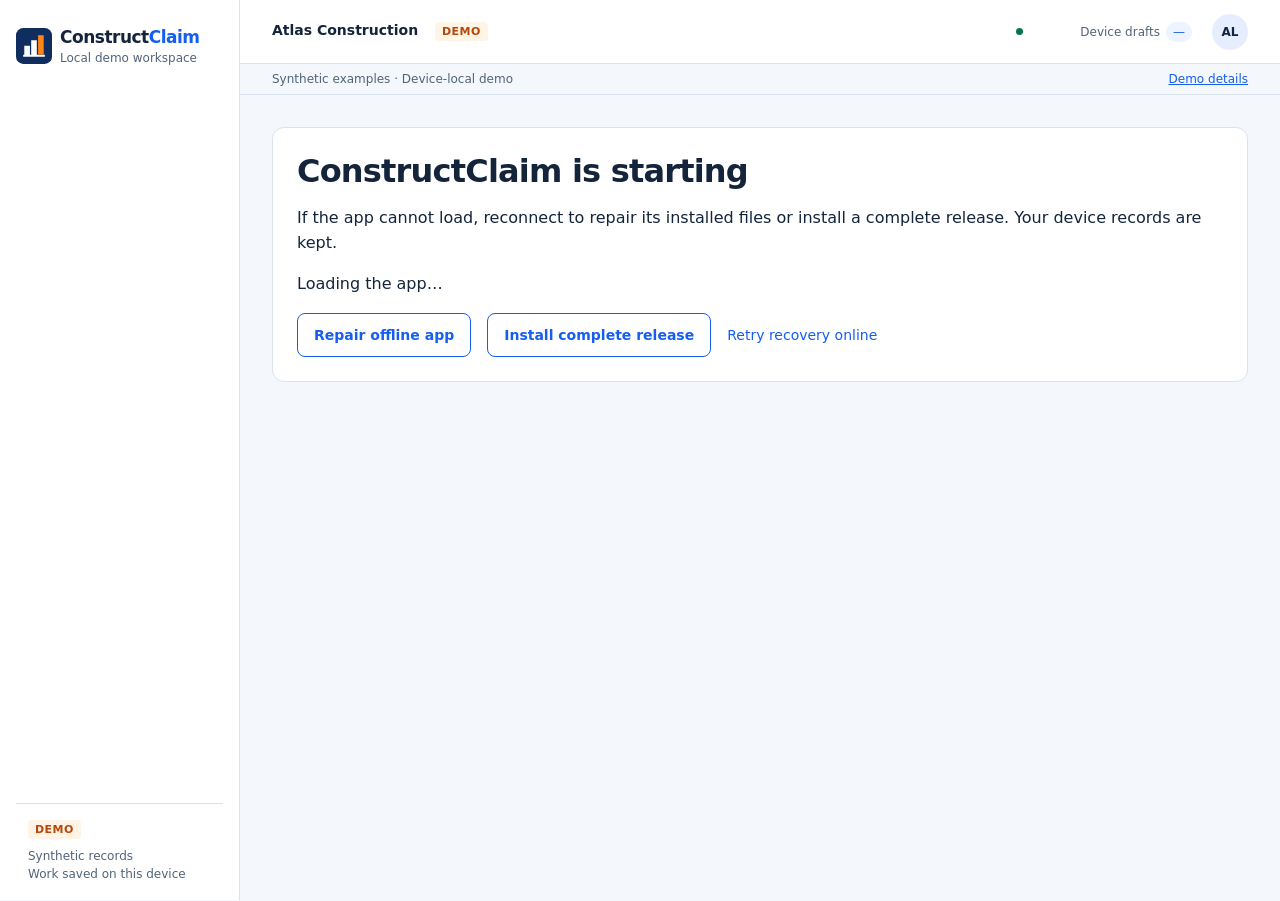
<file: index.html>
<!doctype html>
<html lang="en">
<head>
  <meta charset="utf-8">
  <meta name="viewport" content="width=device-width, initial-scale=1, viewport-fit=cover">
  <meta name="theme-color" content="#F4F7FB">
  <meta name="apple-mobile-web-app-capable" content="yes">
  <meta name="apple-mobile-web-app-status-bar-style" content="default">
  <meta name="description" content="ConstructClaim local-only construction claim workflow demo">
  <meta http-equiv="Content-Security-Policy" content="default-src 'self'; script-src 'self'; style-src 'self'; img-src 'self' data:; connect-src 'self'; object-src 'none'; base-uri 'self'; form-action 'self'">
  <link rel="icon" href="./icon.svg" type="image/svg+xml">
  <link rel="apple-touch-icon" href="./icon-192.png">
  <link rel="manifest" href="./manifest.webmanifest">
  <link rel="stylesheet" href="./app.css">
  <title>ConstructClaim — Demo</title>
</head>
<body>
  <a class="skip-link" href="#main">Skip to main content</a>
  <div class="app-shell">
    <aside class="sidebar" aria-label="Desktop navigation">
      <a class="brand" href="#home" aria-label="ConstructClaim demo home"><img src="./icon.svg" width="36" height="36" alt=""><span>Construct<span class="brand-blue">Claim</span><small>Local demo workspace</small></span></a>
      <nav id="desktop-nav" aria-label="Primary navigation"></nav>
      <div class="sidebar-foot"><span class="demo-pill">DEMO</span><p>Synthetic records<br>Work saved on this device</p></div>
    </aside>
    <div class="workspace">
      <header class="topbar">
        <button class="menu-toggle" id="menu-toggle" type="button" aria-label="Expand navigation" aria-controls="desktop-nav" aria-expanded="false"></button>
        <a class="mobile-brand brand" href="#home" aria-label="ConstructClaim demo home"><img src="./icon.svg" width="28" height="28" alt=""><span>Construct<span class="brand-blue">Claim</span></span></a>
        <span class="topbar-label">Atlas Construction <span class="demo-pill">DEMO</span></span>
        <div class="utility-actions"><a class="connection" href="#offline" data-connectivity></a><a class="topbar-link" href="#offline"><span class="draft-label">Device drafts</span> <span id="draft-count">—</span></a><span class="avatar" aria-label="Demo user Alex Lee">AL</span></div>
      </header>
      <div class="demo-notice" role="note"><span>Synthetic examples · Device-local demo</span><a href="#settings">Demo details</a></div>
      <div id="update-notice" class="update-notice" hidden role="status"><span id="update-message"></span><a href="#settings">App status</a></div>
      <main id="main" tabindex="-1"><section id="boot-recovery" class="panel" role="status"><h1>ConstructClaim is starting</h1><p>If the app cannot load, reconnect to repair its installed files or install a complete release. Your device records are kept.</p><p data-pwa="detail">Loading the app…</p><p data-pwa="offline"></p><div class="form-actions"><button class="button secondary" type="button" data-pwa-repair>Repair offline app</button><button class="button secondary" type="button" data-pwa-recover>Install complete release</button><a class="text-link" href="./index.html?recovery=1">Retry recovery online</a></div><noscript>Enable JavaScript to open the app and recovery controls.</noscript></section></main>
    </div>
  </div>
  <nav class="mobile-nav" id="mobile-nav" aria-label="Mobile navigation"></nav>
  <button class="scroll-top" id="scroll-top" type="button" hidden aria-label="Scroll to top"></button>
  <div id="live-status" class="sr-only" role="status" aria-live="polite"></div>
  <div id="update-overlay" class="update-overlay" hidden role="status" aria-live="polite"><div class="spinner" aria-hidden="true"></div><strong>Updating ConstructClaim demo…</strong></div>
  <script type="module" src="./bootstrap.js"></script>
</body>
</html>
</file>
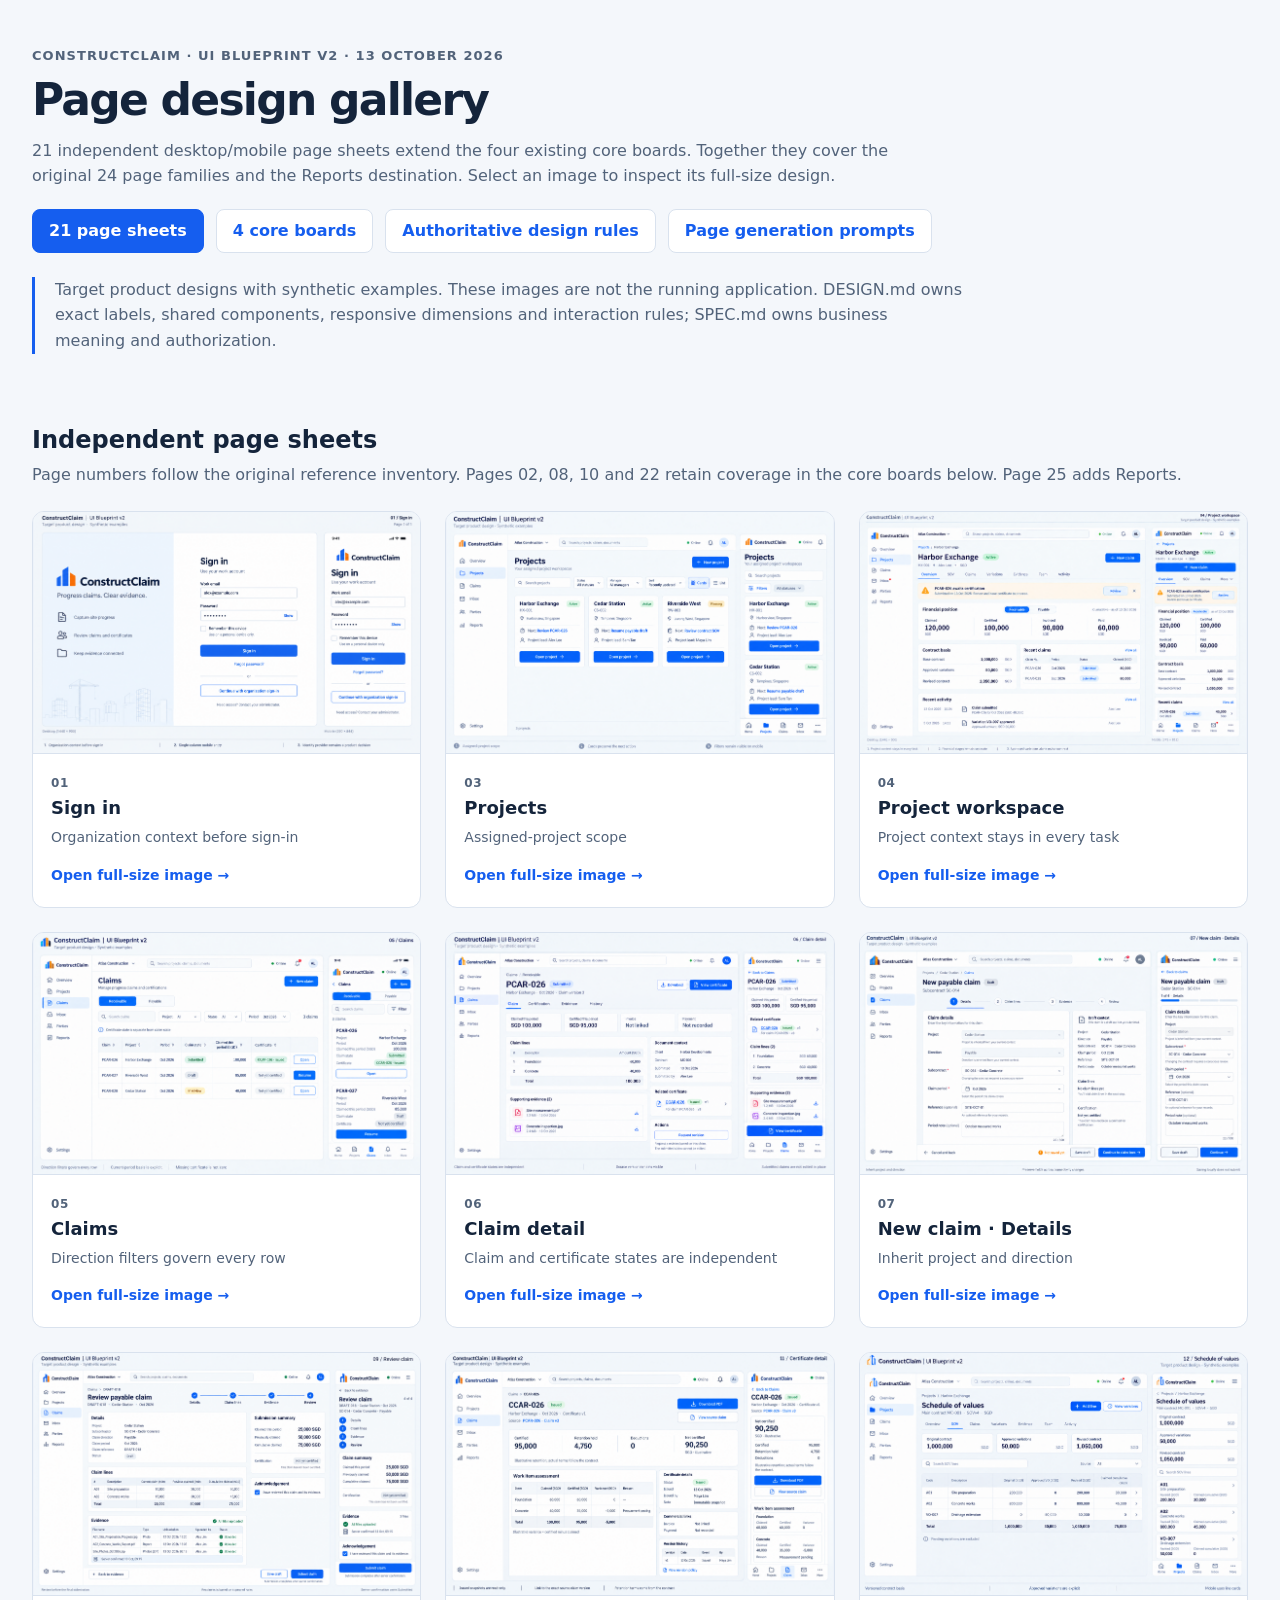
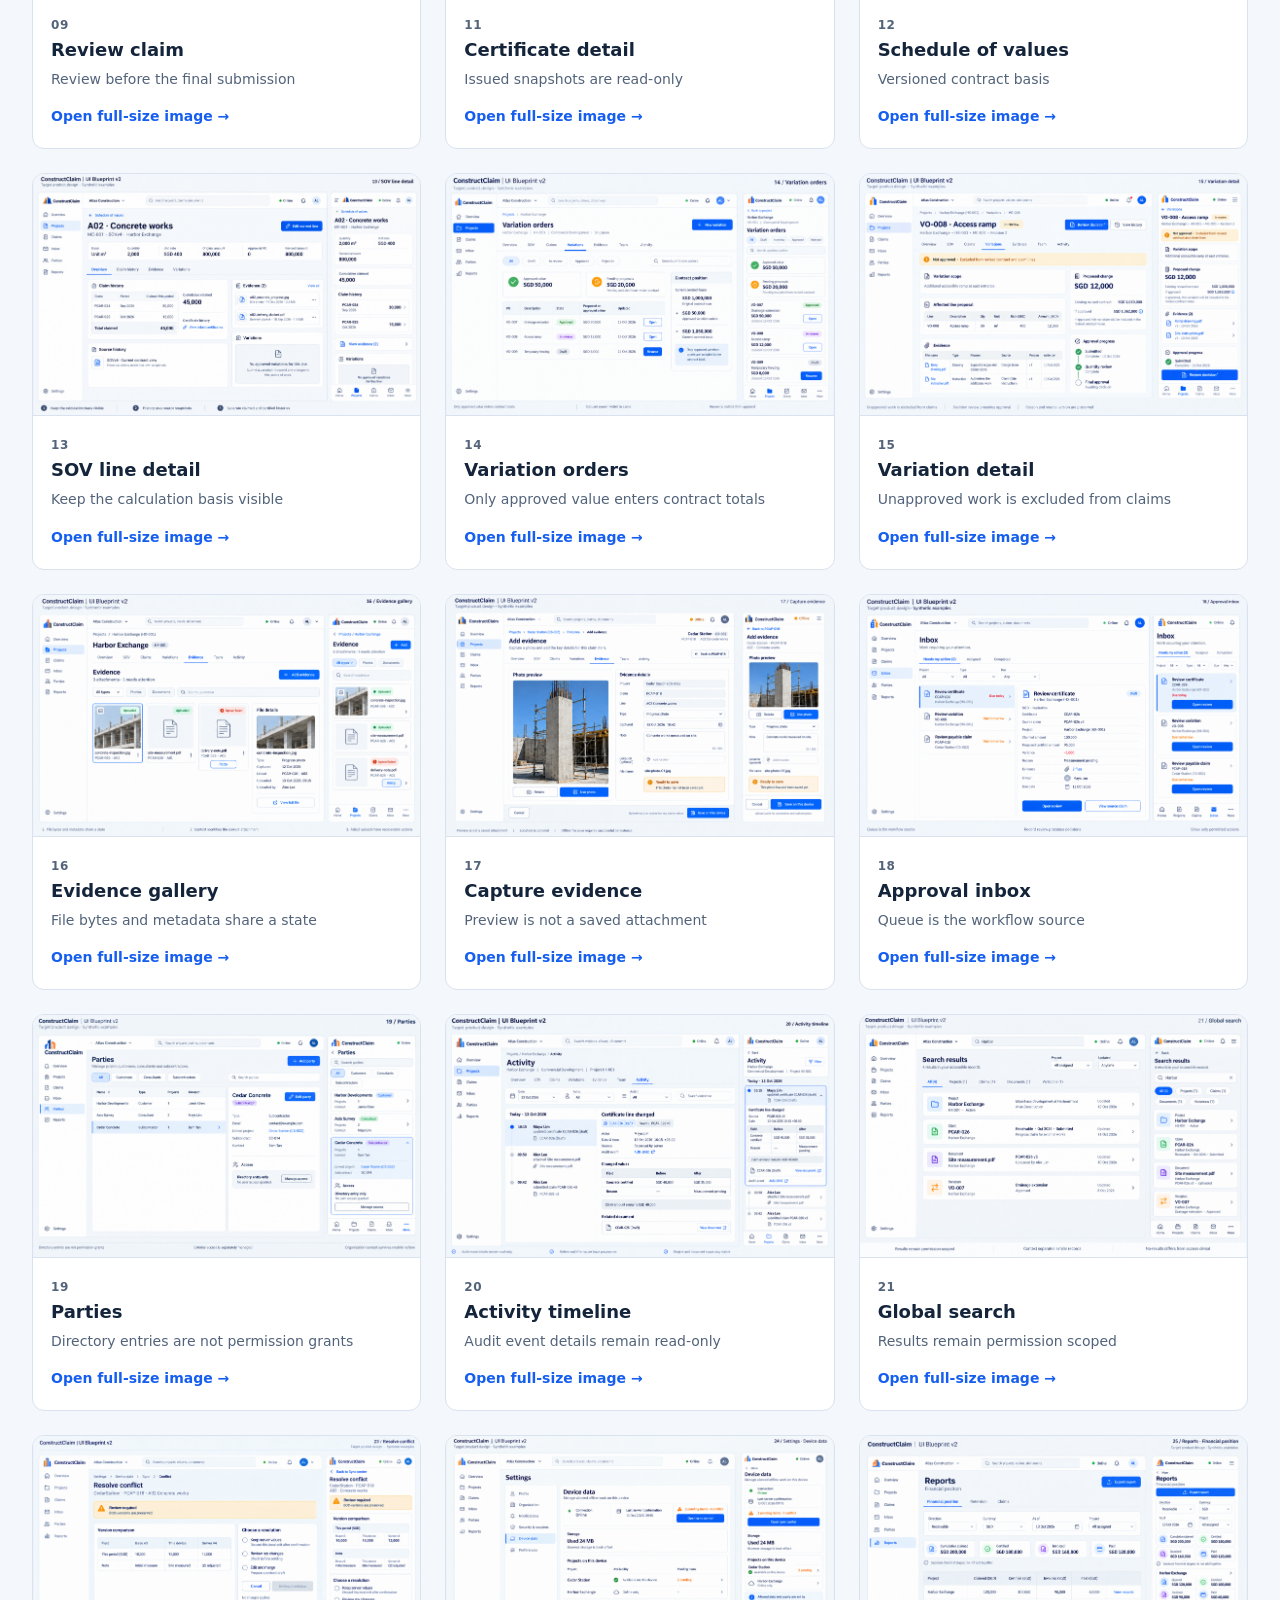
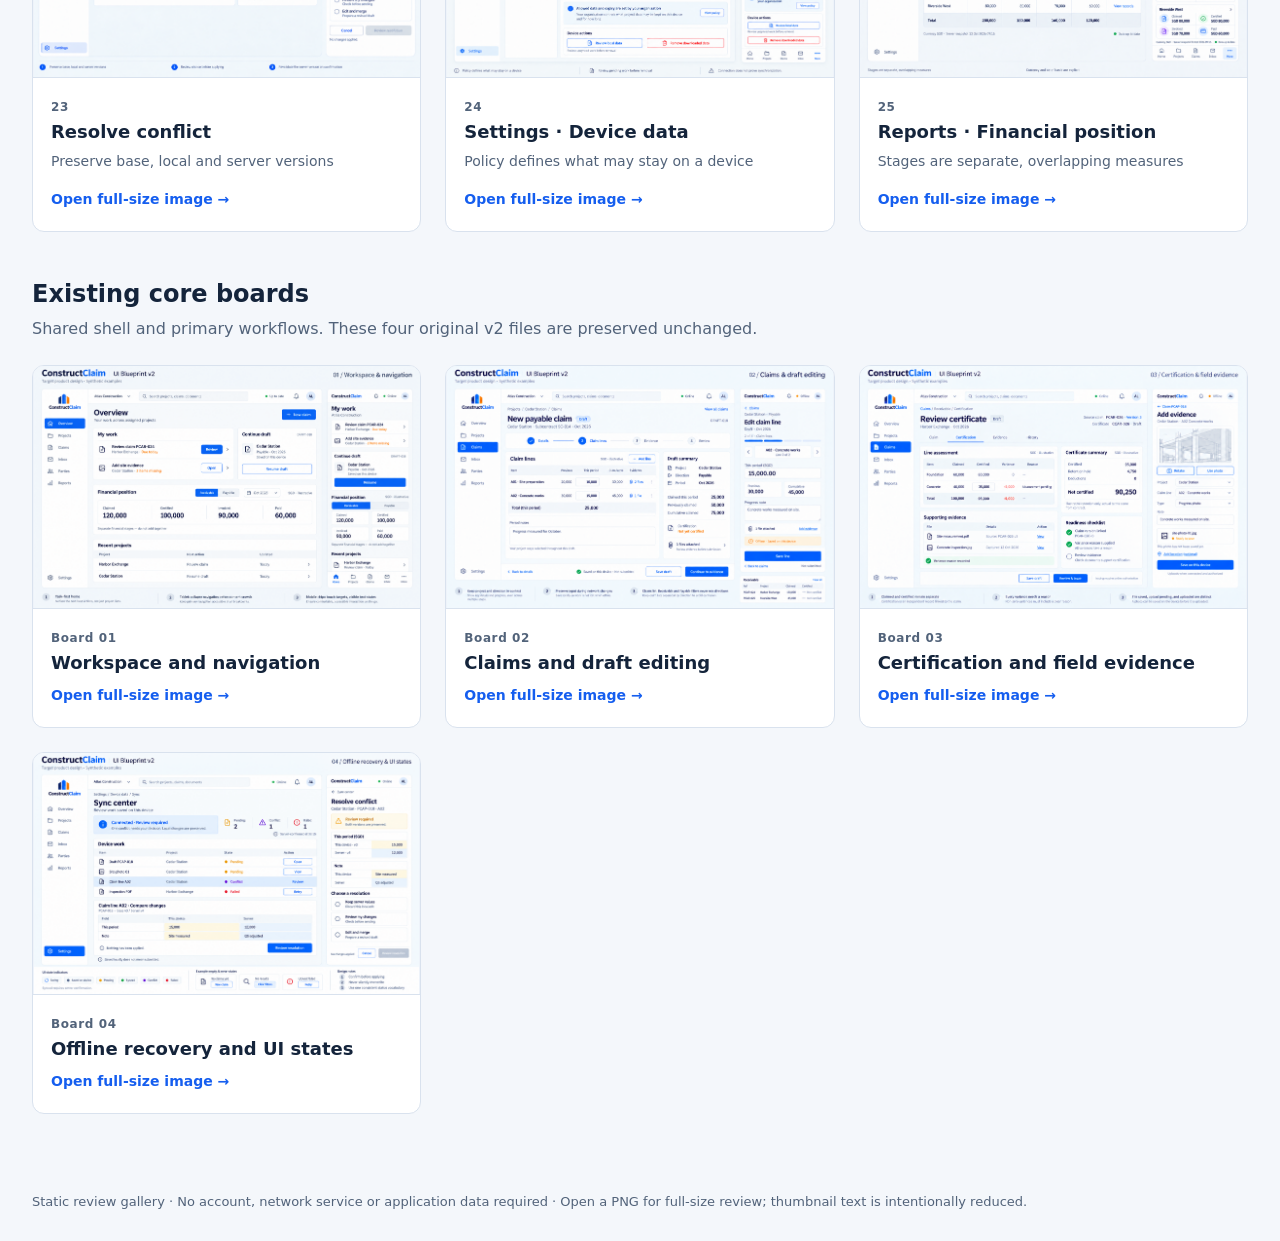
<file: ui/ssot-v2/pages/index.html>
<!doctype html>
<html lang="en">
<head>
  <meta charset="utf-8">
  <meta name="viewport" content="width=device-width, initial-scale=1">
  <meta name="color-scheme" content="light">
  <title>ConstructClaim · UI Blueprint v2 design gallery</title>
  <style>
    :root{font-family:Inter,system-ui,-apple-system,"Segoe UI",sans-serif;color:#14243b;background:#f4f7fb;font-synthesis:none}
    *{box-sizing:border-box}body{margin:0}a{color:#155eef}a:focus-visible{outline:3px solid #155eef;outline-offset:4px}header,main,footer{max-width:1440px;margin:auto;padding:32px}
    header{padding-top:48px;padding-bottom:16px}.eyebrow{font-size:13px;font-weight:700;letter-spacing:.08em;text-transform:uppercase;color:#52637a}h1{font-size:clamp(28px,4vw,44px);letter-spacing:-.04em;line-height:1.15;margin:12px 0}h2{font-size:24px;margin:0 0 8px}h3{font-size:18px;margin:6px 0 8px}
    p{line-height:1.6;color:#52637a;margin:8px 0 16px}.intro{max-width:860px}nav{display:flex;flex-wrap:wrap;gap:12px;margin-top:20px}nav a{display:inline-flex;align-items:center;min-height:44px;padding:10px 16px;background:white;border:1px solid #d9e2ee;border-radius:8px;text-decoration:none;font-weight:600}
    .primary{color:white;background:#155eef;border-color:#155eef}.grid{display:grid;grid-template-columns:repeat(3,minmax(0,1fr));gap:24px;margin:24px 0 48px}.sheet{display:block;overflow:hidden;min-width:0;background:#fff;border:1px solid #d9e2ee;border-radius:12px;text-decoration:none;color:inherit}.sheet:hover{border-color:#155eef}.sheet img{display:block;width:100%;height:auto;aspect-ratio:1586/992;object-fit:contain;background:#eef3fa;border-bottom:1px solid #d9e2ee}.sheet>div{padding:18px}.sheet p{font-size:14px;margin-bottom:12px}.number{font-size:12px;font-weight:700;letter-spacing:.05em;color:#52637a}.open{display:inline-flex;align-items:center;min-height:28px;font-size:14px;font-weight:600;color:#155eef}
    .note{max-width:950px;border-left:3px solid #155eef;padding:0 20px;margin:24px 0}footer{font-size:13px;padding-top:0;color:#52637a}.skip{position:absolute;left:16px;top:-100px;background:white;padding:12px}.skip:focus{top:16px}
    @media(max-width:1050px){.grid{grid-template-columns:repeat(2,minmax(0,1fr))}}@media(max-width:640px){header,main,footer{padding:20px}.grid{grid-template-columns:1fr;gap:20px}header{padding-top:32px}nav a{flex-grow:1;justify-content:center}}
  </style>
</head>
<body>
  <a class="skip" href="#pages">Skip to page designs</a>
  <header>
    <div class="eyebrow">ConstructClaim · UI Blueprint v2 · 13 October 2026</div>
    <h1>Page design gallery</h1>
    <p class="intro">21 independent desktop/mobile page sheets extend the four existing core boards. Together they cover the original 24 page families and the Reports destination. Select an image to inspect its full-size design.</p>
    <nav aria-label="Design resources">
      <a class="primary" href="#pages">21 page sheets</a><a href="#core">4 core boards</a><a href="../../../DESIGN.md">Authoritative design rules</a><a href="generation-prompts.json">Page generation prompts</a>
    </nav>
    <p class="note">Target product designs with synthetic examples. These images are not the running application. DESIGN.md owns exact labels, shared components, responsive dimensions and interaction rules; SPEC.md owns business meaning and authorization.</p>
  </header>
  <main>
    <section id="pages" aria-labelledby="page-heading">
      <h2 id="page-heading">Independent page sheets</h2>
      <p>Page numbers follow the original reference inventory. Pages 02, 08, 10 and 22 retain coverage in the core boards below. Page 25 adds Reports.</p>
      <div class="grid">
      <a class="sheet" href="01-login.png" id="page-01"><img src="01-login.png" alt="Sign in: desktop and mobile design" width="1586" height="992" loading="lazy"><div><span class="number">01</span><h3>Sign in</h3><p>Organization context before sign-in</p><span class="open">Open full-size image →</span></div></a>
      <a class="sheet" href="03-projects.png" id="page-03"><img src="03-projects.png" alt="Projects: desktop and mobile design" width="1586" height="992" loading="lazy"><div><span class="number">03</span><h3>Projects</h3><p>Assigned-project scope</p><span class="open">Open full-size image →</span></div></a>
      <a class="sheet" href="04-project-overview.png" id="page-04"><img src="04-project-overview.png" alt="Project workspace: desktop and mobile design" width="1586" height="992" loading="lazy"><div><span class="number">04</span><h3>Project workspace</h3><p>Project context stays in every task</p><span class="open">Open full-size image →</span></div></a>
      <a class="sheet" href="05-claims.png" id="page-05"><img src="05-claims.png" alt="Claims: desktop and mobile design" width="1586" height="992" loading="lazy"><div><span class="number">05</span><h3>Claims</h3><p>Direction filters govern every row</p><span class="open">Open full-size image →</span></div></a>
      <a class="sheet" href="06-claim-detail.png" id="page-06"><img src="06-claim-detail.png" alt="Claim detail: desktop and mobile design" width="1586" height="992" loading="lazy"><div><span class="number">06</span><h3>Claim detail</h3><p>Claim and certificate states are independent</p><span class="open">Open full-size image →</span></div></a>
      <a class="sheet" href="07-new-claim.png" id="page-07"><img src="07-new-claim.png" alt="New claim · Details: desktop and mobile design" width="1586" height="992" loading="lazy"><div><span class="number">07</span><h3>New claim · Details</h3><p>Inherit project and direction</p><span class="open">Open full-size image →</span></div></a>
      <a class="sheet" href="09-submit-claim-review.png" id="page-09"><img src="09-submit-claim-review.png" alt="Review claim: desktop and mobile design" width="1586" height="992" loading="lazy"><div><span class="number">09</span><h3>Review claim</h3><p>Review before the final submission</p><span class="open">Open full-size image →</span></div></a>
      <a class="sheet" href="11-certificate-detail.png" id="page-11"><img src="11-certificate-detail.png" alt="Certificate detail: desktop and mobile design" width="1586" height="992" loading="lazy"><div><span class="number">11</span><h3>Certificate detail</h3><p>Issued snapshots are read-only</p><span class="open">Open full-size image →</span></div></a>
      <a class="sheet" href="12-schedule-of-values.png" id="page-12"><img src="12-schedule-of-values.png" alt="Schedule of values: desktop and mobile design" width="1586" height="992" loading="lazy"><div><span class="number">12</span><h3>Schedule of values</h3><p>Versioned contract basis</p><span class="open">Open full-size image →</span></div></a>
      <a class="sheet" href="13-sov-detail.png" id="page-13"><img src="13-sov-detail.png" alt="SOV line detail: desktop and mobile design" width="1586" height="992" loading="lazy"><div><span class="number">13</span><h3>SOV line detail</h3><p>Keep the calculation basis visible</p><span class="open">Open full-size image →</span></div></a>
      <a class="sheet" href="14-variation-orders.png" id="page-14"><img src="14-variation-orders.png" alt="Variation orders: desktop and mobile design" width="1586" height="992" loading="lazy"><div><span class="number">14</span><h3>Variation orders</h3><p>Only approved value enters contract totals</p><span class="open">Open full-size image →</span></div></a>
      <a class="sheet" href="15-variation-order-detail.png" id="page-15"><img src="15-variation-order-detail.png" alt="Variation detail: desktop and mobile design" width="1586" height="992" loading="lazy"><div><span class="number">15</span><h3>Variation detail</h3><p>Unapproved work is excluded from claims</p><span class="open">Open full-size image →</span></div></a>
      <a class="sheet" href="16-evidence-gallery.png" id="page-16"><img src="16-evidence-gallery.png" alt="Evidence gallery: desktop and mobile design" width="1586" height="992" loading="lazy"><div><span class="number">16</span><h3>Evidence gallery</h3><p>File bytes and metadata share a state</p><span class="open">Open full-size image →</span></div></a>
      <a class="sheet" href="17-evidence-capture.png" id="page-17"><img src="17-evidence-capture.png" alt="Capture evidence: desktop and mobile design" width="1586" height="992" loading="lazy"><div><span class="number">17</span><h3>Capture evidence</h3><p>Preview is not a saved attachment</p><span class="open">Open full-size image →</span></div></a>
      <a class="sheet" href="18-approval-inbox.png" id="page-18"><img src="18-approval-inbox.png" alt="Approval inbox: desktop and mobile design" width="1586" height="992" loading="lazy"><div><span class="number">18</span><h3>Approval inbox</h3><p>Queue is the workflow source</p><span class="open">Open full-size image →</span></div></a>
      <a class="sheet" href="19-parties.png" id="page-19"><img src="19-parties.png" alt="Parties: desktop and mobile design" width="1586" height="992" loading="lazy"><div><span class="number">19</span><h3>Parties</h3><p>Directory entries are not permission grants</p><span class="open">Open full-size image →</span></div></a>
      <a class="sheet" href="20-activity-timeline.png" id="page-20"><img src="20-activity-timeline.png" alt="Activity timeline: desktop and mobile design" width="1586" height="992" loading="lazy"><div><span class="number">20</span><h3>Activity timeline</h3><p>Audit event details remain read-only</p><span class="open">Open full-size image →</span></div></a>
      <a class="sheet" href="21-global-search.png" id="page-21"><img src="21-global-search.png" alt="Global search: desktop and mobile design" width="1586" height="992" loading="lazy"><div><span class="number">21</span><h3>Global search</h3><p>Results remain permission scoped</p><span class="open">Open full-size image →</span></div></a>
      <a class="sheet" href="23-sync-conflict.png" id="page-23"><img src="23-sync-conflict.png" alt="Resolve conflict: desktop and mobile design" width="1586" height="992" loading="lazy"><div><span class="number">23</span><h3>Resolve conflict</h3><p>Preserve base, local and server versions</p><span class="open">Open full-size image →</span></div></a>
      <a class="sheet" href="24-settings.png" id="page-24"><img src="24-settings.png" alt="Settings · Device data: desktop and mobile design" width="1586" height="992" loading="lazy"><div><span class="number">24</span><h3>Settings · Device data</h3><p>Policy defines what may stay on a device</p><span class="open">Open full-size image →</span></div></a>
      <a class="sheet" href="25-reports.png" id="page-25"><img src="25-reports.png" alt="Reports · Financial position: desktop and mobile design" width="1586" height="992" loading="lazy"><div><span class="number">25</span><h3>Reports · Financial position</h3><p>Stages are separate, overlapping measures</p><span class="open">Open full-size image →</span></div></a>
      </div>
    </section>
    <section id="core" aria-labelledby="core-heading">
      <h2 id="core-heading">Existing core boards</h2>
      <p>Shared shell and primary workflows. These four original v2 files are preserved unchanged.</p>
      <div class="grid">
      <a class="sheet" href="../01-workspace-navigation.png"><img src="../01-workspace-navigation.png" alt="Workspace and navigation design board" width="1586" height="992" loading="lazy"><div><span class="number">Board 01</span><h3>Workspace and navigation</h3><span class="open">Open full-size image →</span></div></a>
      <a class="sheet" href="../02-claims-draft-editing.png"><img src="../02-claims-draft-editing.png" alt="Claims and draft editing design board" width="1586" height="992" loading="lazy"><div><span class="number">Board 02</span><h3>Claims and draft editing</h3><span class="open">Open full-size image →</span></div></a>
      <a class="sheet" href="../03-certification-field-evidence.png"><img src="../03-certification-field-evidence.png" alt="Certification and field evidence design board" width="1586" height="992" loading="lazy"><div><span class="number">Board 03</span><h3>Certification and field evidence</h3><span class="open">Open full-size image →</span></div></a>
      <a class="sheet" href="../04-offline-recovery-ui-states.png"><img src="../04-offline-recovery-ui-states.png" alt="Offline recovery and UI states design board" width="1586" height="992" loading="lazy"><div><span class="number">Board 04</span><h3>Offline recovery and UI states</h3><span class="open">Open full-size image →</span></div></a>
      </div>
    </section>
  </main>
  <footer>Static review gallery · No account, network service or application data required · Open a PNG for full-size review; thumbnail text is intentionally reduced.</footer>
</body>
</html>
</file>
<file: app.css>
:root {
  font-family: Inter, ui-sans-serif, system-ui, -apple-system, "Segoe UI", sans-serif;
  color: #14243B; background: #F4F7FB; font-synthesis: none;
  --blue: #155EEF; --navy: #14243B; --muted: #52637A; --line: #D9E2EE;
  --surface: #fff; --attention: #B54708; --success: #067647; --error: #B42318;
  --safe-top: env(safe-area-inset-top, 0px); --safe-right: env(safe-area-inset-right, 0px);
  --safe-bottom: env(safe-area-inset-bottom, 0px); --safe-left: env(safe-area-inset-left, 0px);
  --page-gutter: 32px; --bar-height: 64px; --editor-footer-height: 0px; --keyboard-offset: 0px;
}
* { box-sizing: border-box; }
body { margin: 0; }
body::before { content: ''; position: fixed; inset: 0 0 auto; height: var(--safe-top); background: var(--surface); z-index: 25; pointer-events: none; }
html { scroll-padding-top: calc(var(--bar-height) + var(--safe-top) + 12px); scroll-padding-bottom: calc(var(--editor-footer-height) + var(--keyboard-offset) + 24px); }
button, input, select, textarea { font: inherit; }
input, select, textarea { font-size: 16px; }
button, a { touch-action: manipulation; }
button { cursor: pointer; }
a { color: var(--blue); }
button:disabled { cursor: not-allowed; opacity: .55; }
:focus-visible { outline: 3px solid var(--blue); outline-offset: 3px; }
[hidden] { display: none !important; }
.icon { width: 22px; height: 22px; flex: none; vertical-align: middle; }
.sr-only { position: absolute; width: 1px; height: 1px; overflow: hidden; clip: rect(0,0,0,0); white-space: nowrap; }
.skip-link { position: fixed; top: -100px; left: max(16px, var(--safe-left)); z-index: 40; padding: 12px; background: white; }
.skip-link:focus { top: calc(16px + var(--safe-top)); }
.app-shell { display: flex; min-height: 100vh; }
.sidebar { width: calc(240px + var(--safe-left)); flex: none; display: flex; flex-direction: column; position: sticky; top: 0; height: 100vh; height: 100dvh; padding: calc(24px + var(--safe-top)) 16px max(16px, var(--safe-bottom)) calc(16px + var(--safe-left)); background: white; border-right: 1px solid var(--line); z-index: 20; overflow-y: auto; }
.brand { display: flex; align-items: center; min-height: 44px; gap: 8px; text-decoration: none; color: var(--navy); font-size: 17px; font-weight: 800; letter-spacing: -.5px; white-space: nowrap; }
.brand img { flex: none; }
.brand-blue { color: var(--blue); }
.brand small { display: block; font-size: 12px; font-weight: 400; color: var(--muted); letter-spacing: 0; margin-top: 4px; }
.sidebar nav { display: flex; flex-direction: column; gap: 6px; margin-top: 32px; flex: 1; }
.nav-item { display: flex; align-items: center; gap: 12px; min-height: 44px; padding: 10px 12px; border-radius: 8px; color: var(--muted); text-decoration: none; font-size: 14px; font-weight: 600; }
.nav-item:hover { background: #EDF3FF; color: var(--blue); }
.nav-item[aria-current=page] { background: var(--blue); color: white; }
.nav-item:last-child { margin-top: auto; }
.sidebar-foot { border-top: 1px solid var(--line); margin-top: 16px; padding: 16px 12px 0; font-size: 12px; color: var(--muted); }
.sidebar-foot p { margin: 8px 0 0; }
.workspace { flex: 1; min-width: 0; }
.topbar { height: calc(var(--bar-height) + var(--safe-top)); position: sticky; top: 0; display: flex; justify-content: space-between; align-items: center; gap: 16px; padding: var(--safe-top) max(var(--page-gutter), var(--safe-right)) 0 max(var(--page-gutter), var(--safe-left)); border-bottom: 1px solid var(--line); background: var(--surface); z-index: 15; transition: transform .18s ease; }
.topbar.is-scroll-hidden { transform: translateY(calc(-100% + var(--safe-top))); }
.topbar:focus-within, .return-top-docked .topbar { transform: none; transition: none; }
.topbar-label { font-size: 14px; font-weight: 600; }
.utility-actions { display: flex; align-items: center; gap: 20px; min-width: 0; }
.connection { display: inline-flex; align-items: center; gap: 6px; min-width: 44px; min-height: 44px; color: var(--muted); text-decoration: none; font-size: 12px; white-space: nowrap; }
.connection::before { content: ''; width: 7px; height: 7px; background: var(--success); border-radius: 50%; flex: none; }
.connection.is-offline::before { background: var(--attention); }
.topbar-link { display: inline-flex; align-items: center; justify-content: center; gap: 6px; min-width: 44px; min-height: 44px; color: var(--muted); font-size: 12px; text-decoration: none; white-space: nowrap; }
#draft-count { background: #EDF3FF; color: var(--blue); border-radius: 99px; min-width: 24px; padding: 3px 7px; text-align: center; }
.avatar { display: grid; place-items: center; width: 36px; height: 36px; border-radius: 50%; background: #E5EDFF; font-size: 12px; font-weight: 700; }
.demo-pill { display: inline-flex; padding: 3px 7px; border-radius: 4px; background: #FFF4E5; color: var(--attention); font-size: 11px; font-weight: 700; letter-spacing: .04em; }
.topbar-label .demo-pill { margin-left: 12px; }
.mobile-brand, .menu-toggle { display: none; }
.demo-notice { display: flex; justify-content: space-between; gap: 16px; padding: 8px max(var(--page-gutter), var(--safe-right)) 8px max(var(--page-gutter), var(--safe-left)); font-size: 12px; color: var(--muted); border-bottom: 1px solid var(--line); }
.demo-notice a { white-space: nowrap; }
main { max-width: 1480px; margin: auto; padding: var(--page-gutter) max(var(--page-gutter), var(--safe-right)) calc(64px + var(--safe-bottom)) max(var(--page-gutter), var(--safe-left)); }
.task-mode main { padding-bottom: calc(var(--editor-footer-height) + var(--keyboard-offset) + 24px); }
.task-mode input, .task-mode select, .task-mode textarea, .task-mode [tabindex="-1"] { scroll-margin-bottom: calc(var(--editor-footer-height) + 24px); }
.task-mode .scroll-top { bottom: calc(var(--editor-footer-height) + var(--keyboard-offset) + 16px); }
.page-head { display: flex; align-items: center; justify-content: space-between; gap: 16px; margin-bottom: 24px; }
.eyebrow { font-size: 12px; font-weight: 600; color: var(--muted); margin: 0 0 8px; }
h1 { font-size: 32px; line-height: 1.2; letter-spacing: -.8px; margin: 0; overflow-wrap: anywhere; }
h2 { font-size: 19px; letter-spacing: -.3px; margin: 0 0 16px; }
h3 { font-size: 16px; margin: 0 0 8px; }
p { line-height: 1.55; }
.subtitle { color: var(--muted); margin: 8px 0 0; font-size: 14px; }
.button { display: inline-flex; align-items: center; justify-content: center; gap: 8px; min-width: 44px; min-height: 44px; padding: 10px 16px; border: 1px solid var(--blue); border-radius: 8px; background: var(--blue); color: white; text-decoration: none; font-weight: 600; font-size: 14px; white-space: nowrap; }
.button:hover { background: #104CCE; }
.button.secondary { background: white; color: var(--blue); }
.button.secondary:hover { background: #EDF3FF; }
.button.danger { background: white; color: var(--error); border-color: var(--error); }
.text-link { display: inline-flex; align-items: center; gap: 4px; min-height: 44px; font-size: 14px; text-decoration: none; }
.grid { display: grid; gap: 20px; }
.cards { grid-template-columns: repeat(auto-fit, minmax(min(260px,100%),1fr)); }
.columns { grid-template-columns: minmax(0,1.8fr) minmax(280px,1fr); align-items: start; }
.home-work { grid-template-columns: minmax(0,1.7fr) minmax(280px,1fr); align-items: start; }
.panel, .card { background: white; border: 1px solid var(--line); border-radius: 12px; min-width: 0; }
.panel { padding: 24px; }
.card { padding: 20px; }
.card p { color: var(--muted); font-size: 14px; }
.project-card h2 { margin-bottom: 6px; }
.project-card p { margin: 8px 0; }
.project-card .project-identity { font-size: 13px; margin: 0 0 12px; }
.empty-resume .panel-head { gap: 8px; margin-bottom: 4px; }
.empty-resume > p { margin: 0; }
.card .label { color: var(--muted); font-size: 13px; margin: 0; }
.metric { font-size: 28px; font-weight: 700; margin: 8px 0; color: var(--navy) !important; font-variant-numeric: tabular-nums; }
.section-gap { margin-top: 20px; }
.form-panel { max-width: 760px; }
.row-list { padding: 0; margin: 0; list-style: none; }
.row-list li + li { border-top: 1px solid var(--line); }
.row-link { display: flex; align-items: center; justify-content: space-between; gap: 16px; min-height: 76px; padding: 12px 0; color: var(--navy); text-decoration: none; }
.row-link:hover strong { color: var(--blue); }
.row-link small, .meta { display: block; font-size: 13px; color: var(--muted); line-height: 1.5; margin-top: 4px; overflow-wrap: anywhere; }
.task-label { display: flex; align-items: center; gap: 16px; min-width: 0; }
.task-icon { display: grid; place-items: center; width: 40px; height: 40px; border-radius: 8px; background: #F4F7FB; color: var(--blue); flex: none; }
.panel-head { display: flex; align-items: center; justify-content: space-between; gap: 16px; margin-bottom: 16px; flex-wrap: wrap; }
.panel-head h2 { margin: 0; }
.snapshot-head { display: flex; align-items: center; gap: 12px; flex-wrap: wrap; }
.segmented { display: inline-flex; border: 1px solid var(--line); border-radius: 8px; background: #F4F7FB; padding: 2px; }
.segmented button { min-width: 44px; min-height: 44px; border: 0; padding: 8px 16px; color: var(--muted); font-size: 13px; background: transparent; border-radius: 6px; }
.segmented button[aria-pressed=true] { background: var(--blue); color: white; }
.financial-grid { display: grid; grid-template-columns: repeat(4,minmax(0,1fr)); gap: 0; border: 1px solid var(--line); border-radius: 8px; }
.financial-grid > div { padding: 20px; min-width: 0; }
.financial-grid > div + div { border-left: 1px solid var(--line); }
.financial-grid .metric { font-size: 25px; margin: 8px 0 0; }
.financial-grid .label { color: var(--muted); font-size: 13px; }
.status { display: inline-flex; align-items: center; border-radius: 99px; padding: 4px 8px; font-size: 12px; font-weight: 600; color: var(--blue); background: #EDF3FF; line-height: 1.4; }
.status.local, .status.warning { color: var(--attention); background: #FFF4E5; }
.status.issued { color: var(--success); background: #ECFDF3; }
.notice { padding: 16px; border: 1px solid #F1D1A2; border-radius: 8px; background: #FFFAEB; color: #754000; font-size: 14px; line-height: 1.5; margin: 16px 0; }
.notice.error { color: var(--error); background: #FEF3F2; border-color: #FDA29B; }
.notice.success { color: var(--success); background: #ECFDF3; border-color: #ABEFC6; }
.records { container-type: inline-size; }
.table-wrap { overflow-x: auto; }
.data-table { border-collapse: collapse; width: 100%; text-align: left; }
.data-table th, .data-table td { padding: 14px 12px; border-bottom: 1px solid var(--line); font-size: 14px; vertical-align: top; }
.data-table th { color: var(--muted); background: #F4F7FB; font-size: 12px; font-weight: 600; }
.data-table a { font-weight: 600; overflow-wrap: anywhere; }
.amount { text-align: right; font-variant-numeric: tabular-nums; white-space: nowrap; }
.mobile-records { display: none; }
.mobile-records a { display: block; border: 1px solid var(--line); padding: 16px; border-radius: 8px; text-decoration: none; color: var(--navy); }
.record-top { display: flex; justify-content: space-between; align-items: start; gap: 8px; }
.record-top strong { min-width: 0; overflow-wrap: anywhere; }
.record-amount { display: flex; justify-content: space-between; gap: 8px; font-size: 14px; margin-top: 12px; flex-wrap: wrap; }
.record-amount strong { font-variant-numeric: tabular-nums; }
.claim-preview-field { grid-column: 1 / -1; }
.linked-previews .row-link { gap: 12px; min-height: 44px; font-size: 14px; }
.linked-previews .row-link > span { min-width: 0; overflow-wrap: anywhere; }
.linked-previews .row-link > span:last-child { flex: none; text-align: right; }
.linked-previews .row-link small { font-weight: 400; }
.linked-previews .row-link > span:last-child strong { white-space: nowrap; }
.source-context { display: flex; justify-content: space-between; align-items: start; gap: 16px; padding: 16px; margin-bottom: 20px; background: white; border: 1px solid var(--line); border-radius: 12px; }
.source-context > div { min-width: 0; flex: 1; }
.source-context strong { display: block; font-size: 14px; overflow-wrap: anywhere; }
.source-context .text-link { flex: none; }
@media (max-width: 767px) { .source-context { flex-direction: column; gap: 8px; } }
.evidence-filename { display: block; }
.filters { display: flex; gap: 12px; flex-wrap: wrap; margin-bottom: 20px; }
.filters label, .form label { display: grid; gap: 6px; font-size: 14px; font-weight: 600; }
.filters label:first-child { flex: 1; }
.filters input, .filters select, .form input, .form select, .form textarea { min-height: 44px; min-width: 0; font-size: 16px; padding: 10px 12px; width: 100%; border: 1px solid #B5C4D8; border-radius: 8px; background: white; color: var(--navy); }
.filters select { min-width: 160px; }
.form { display: grid; gap: 20px; }
.form textarea { min-height: 100px; resize: vertical; }
.form .hint { color: var(--muted); font-size: 12px; font-weight: 400; line-height: 1.5; }
.form-actions { display: flex; gap: 16px; align-items: center; flex-wrap: wrap; }
.form-error { color: var(--error); font-size: 14px; line-height: 1.5; }
.key-values { display: grid; grid-template-columns: repeat(auto-fit,minmax(min(180px,100%),1fr)); gap: 20px; }
.key-values dt { color: var(--muted); font-size: 13px; }
.key-values dd { margin: 6px 0 0; font-weight: 600; overflow-wrap: anywhere; }
.stack { display: grid; gap: 16px; }
.mobile-nav { display: none; }
.scroll-top { position: fixed; right: calc(20px + var(--safe-right)); bottom: calc(20px + var(--safe-bottom)); z-index: 16; display: grid; place-items: center; width: 44px; height: 44px; border: 1px solid var(--line); border-radius: 50%; background: white; color: var(--blue); }
/* Hidden fixed geometry remains measurable without paint, hit testing or focus. */
.scroll-top[hidden] { display: grid !important; visibility: hidden; pointer-events: none; }
.return-top-docked .scroll-top { top: calc(var(--safe-top) + (var(--bar-height) - 44px) / 2); right: max(var(--page-gutter), var(--safe-right)); bottom: auto; z-index: 26; }
.return-top-docked .avatar { display: grid; visibility: hidden; width: 44px; height: 44px; flex: none; }
.return-top-docked .mobile-brand { min-width: 44px; }
.return-top-docked .mobile-brand > span { display: none; }
.return-top-docked .mobile-brand img { display: block; }
.update-notice { display: flex; align-items: center; justify-content: space-between; gap: 16px; padding: 12px max(var(--page-gutter), var(--safe-right)) 12px max(var(--page-gutter), var(--safe-left)); background: #EDF3FF; font-size: 14px; }
.update-notice a { display: inline-flex; align-items: center; min-height: 44px; flex: none; }
.update-overlay { position: fixed; inset: 0; z-index: 50; display: grid; place-content: center; justify-items: center; gap: 24px; padding: calc(24px + var(--safe-top)) calc(24px + var(--safe-right)) calc(24px + var(--safe-bottom)) calc(24px + var(--safe-left)); overflow-y: auto; text-align: center; background: #14243BEF; color: white; }
.spinner { width: 48px; height: 48px; border: 4px solid #FFFFFF55; border-top-color: white; border-radius: 50%; animation: spin .8s linear infinite; }
@keyframes spin { to { transform: rotate(360deg); } }
@container (max-width: 720px) { .records .data-table { display: none; } .mobile-records { display: grid; gap: 12px; } }
@media (max-width: 1199px) and (min-width: 768px) {
  :root { --page-gutter: 24px; }
  .sidebar { width: calc(72px + var(--safe-left)); padding: calc(20px + var(--safe-top)) 10px max(20px, var(--safe-bottom)) calc(10px + var(--safe-left)); }
  .sidebar .brand > span, .sidebar .nav-label, .sidebar-foot { display: none; }
  .sidebar .brand { justify-content: center; }
  .nav-item { justify-content: center; padding: 10px; }
  .menu-toggle { display: grid; place-items: center; min-width: 44px; min-height: 44px; border: 0; background: transparent; color: var(--navy); }
  .nav-expanded .sidebar { position: fixed; width: calc(240px + var(--safe-left)); box-shadow: 8px 0 24px #14243B26; }
  .nav-expanded .sidebar .brand > span, .nav-expanded .sidebar .nav-label, .nav-expanded .sidebar-foot { display: block; }
  .nav-expanded .sidebar .brand, .nav-expanded .sidebar .nav-item { justify-content: flex-start; }
  .nav-expanded .workspace { margin-left: calc(72px + var(--safe-left)); }
}
@media (max-width: 1023px) { .columns, .home-work { grid-template-columns: 1fr; } .financial-grid .metric { font-size: 22px; } }
@media (max-width: 767px) {
  :root { --page-gutter: 16px; --bar-height: 60px; }
  .sidebar, .topbar-label, .avatar, .draft-label { display: none; }
  .mobile-brand { display: flex; font-size: 15px; gap: 6px; }
  .topbar { gap: 8px; }
  .utility-actions { gap: 10px; }
  .demo-notice { padding-top: 7px; padding-bottom: 7px; font-size: 11px; gap: 8px; }
  main { padding-top: 20px; padding-bottom: calc(88px + var(--safe-bottom)); }
  .page-head { align-items: flex-start; margin-bottom: 20px; flex-wrap: wrap; }
  .page-head h1 { font-size: 28px; }
  .page-head .button { padding: 10px 12px; }
  .eyebrow { font-size: 11px; }
  .subtitle { font-size: 14px; }
  .panel { padding: 16px; }
  .grid { gap: 16px; }
  .financial-grid { grid-template-columns: repeat(2,minmax(0,1fr)); }
  .financial-grid > div { padding: 16px; }
  .financial-grid > div + div { border-left: 0; }
  .financial-grid > div:nth-child(even) { border-left: 1px solid var(--line); }
  .financial-grid > div:nth-child(n+3) { border-top: 1px solid var(--line); }
  .snapshot-head { width: 100%; justify-content: space-between; }
  .segmented button { padding: 8px 12px; }
  .records .data-table { display: none; }
  .mobile-records { display: grid; gap: 12px; }
  .filters { display: grid; grid-template-columns: 1fr; }
  .filters select { min-width: 0; }
  .mobile-nav { display: grid; grid-template-columns: repeat(5,minmax(0,1fr)); position: fixed; bottom: 0; left: 0; right: 0; z-index: 20; border-top: 1px solid var(--line); background: white; padding: 4px var(--safe-right) max(4px, var(--safe-bottom)) var(--safe-left); }
  .mobile-nav a { display: flex; flex-direction: column; align-items: center; justify-content: center; gap: 4px; min-height: 52px; color: var(--muted); font-size: 11px; text-decoration: none; }
  .mobile-nav a[aria-current=page] { color: var(--blue); font-weight: 700; }
  .scroll-top { right: calc(16px + var(--safe-right)); bottom: calc(76px + var(--safe-bottom)); }
}
@media (max-width: 359px) { .mobile-brand img { display: none; } .financial-grid .metric { font-size: 20px; } .connection { font-size: 11px; } }
@media (max-width: 420px) { .mobile-brand img { display: none; } .mobile-brand { font-size: 14px; } .utility-actions { gap: 6px; } }
@media (prefers-reduced-motion: reduce) { .spinner { animation: none; } * { scroll-behavior: auto !important; transition: none !important; } }

/* Settings: app status first, independent device-data actions second. */
.settings-layout { max-width: 1040px; margin: 0 auto; display: grid; gap: 24px; }
.settings-layout > .page-head { margin-bottom: 0; }
.settings-section-nav { display: flex; flex-wrap: wrap; gap: 8px; }
.settings-layout h2[id] { scroll-margin-top: calc(var(--bar-height) + var(--safe-top) + 16px); }
.settings-section-head { display: flex; gap: 16px; align-items: center; flex-wrap: wrap; }
.settings-section-head h2 { margin: 0; }
.settings-section-head > .status { margin-left: auto; }
.settings-version { display: inline-block; margin-left: 8px; font-weight: 600; color: var(--navy); }
.settings-update { display: flex; justify-content: space-between; align-items: center; gap: 24px; padding: 24px 0; }
.settings-update h3 { margin-bottom: 8px; }
.settings-update p { margin-bottom: 0; max-width: 60ch; }
.settings-check-time:empty { display: none; }
.settings-facts { display: grid; grid-template-columns: 1fr 1fr 1fr; gap: 24px; margin: 0; padding: 20px 0; border-top: 1px solid var(--line); border-bottom: 1px solid var(--line); }
.settings-facts dt { color: var(--muted); font-size: 13px; margin-bottom: 8px; }
.settings-facts dd { margin: 0; font-size: 14px; font-weight: 600; overflow-wrap: anywhere; }
.settings-install-help { margin: 16px 0 0; }
.settings-data > .meta { margin: 0 0 8px; max-width: 70ch; }
.settings-data-list { list-style: none; padding: 0; margin: 0; }
.settings-data-list li { display: flex; align-items: center; justify-content: space-between; gap: 24px; padding: 20px 0; }
.settings-data-list li + li { border-top: 1px solid var(--line); }
.settings-data-list li:last-child { padding-bottom: 0; }
.settings-data-list h3 { margin-bottom: 4px; }
.settings-data-list p { margin: 0; max-width: 60ch; }
.settings-data-list .button { flex: none; white-space: normal; text-align: center; }
.settings-record-count { display: block; font-size: 12px; color: var(--muted); margin-top: 8px; }
.settings-scope { display: flex; align-items: flex-start; gap: 16px; padding: 0 4px; }
.settings-scope h2 { font-size: 16px; margin: 0 0 8px; }
.settings-scope p { margin: 0; max-width: 80ch; }
@media (max-width: 767px) {
  .settings-layout { gap: 20px; }
  .settings-section-head { gap: 12px; }
  .settings-section-head > .status { margin-left: 0; }
  .settings-version { display: block; margin: 4px 0 0; }
  .settings-update { flex-direction: column; align-items: stretch; gap: 16px; padding: 20px 0; }
  .settings-facts { grid-template-columns: 1fr; gap: 16px; padding: 16px 0; }
  .settings-facts > div { display: grid; grid-template-columns: 100px 1fr; gap: 12px; }
  .settings-facts dt { margin-bottom: 0; }
  .settings-data-list li { align-items: stretch; flex-direction: column; gap: 12px; padding: 16px 0; }
  .settings-scope { gap: 12px; }
}

/* Focused draft workflow */
.editor-breadcrumb { display: flex; align-items: center; justify-content: space-between; gap: 12px; margin: -8px 0 8px; }
.editor-breadcrumb .meta { margin: 0; }
.editor-back-step, .editor-close { display: none; }
.editor-heading { margin-bottom: 20px; }
.editor-heading h1 { font-size: 30px; }
.stepper { background: white; border: 1px solid var(--line); border-radius: 12px; padding: 16px 24px; margin-bottom: 20px; scroll-margin-top: calc(var(--bar-height) + var(--safe-top) + 16px); }
.stepper ol { display: grid; grid-template-columns: repeat(4,minmax(0,1fr)); gap: 16px; padding: 0; margin: 0; list-style: none; }
.stepper li { position: relative; }
.stepper li:not(:last-child)::after { content: ''; position: absolute; height: 1px; background: var(--line); width: 24%; right: -5%; top: 22px; }
.stepper button { display: flex; align-items: center; gap: 10px; min-height: 44px; padding: 0; border: 0; background: transparent; color: var(--muted); text-align: left; font-size: 14px; font-weight: 600; }
.step-number { display: grid; place-items: center; width: 32px; height: 32px; border: 1px solid var(--line); background: #F4F7FB; color: var(--navy); border-radius: 50%; flex: none; }
.step-number .icon { width: 18px; height: 18px; }
.stepper [aria-current=step], .stepper .is-complete button { color: var(--blue); }
.stepper [aria-current=step] .step-number, .stepper .is-complete .step-number { color: white; background: var(--blue); border-color: var(--blue); }
.mobile-step-label { display: none; }
.editor-form { gap: 0; }
.editor-columns { grid-template-columns: minmax(0,2fr) minmax(270px,1fr); align-items: start; }
.editor-panel > .meta { margin-top: -8px; margin-bottom: 24px; }
.details-fields { display: grid; grid-template-columns: repeat(2,minmax(0,1fr)); gap: 20px; }
.full-field, .context-field { grid-column: 1 / -1; }
.context-field { display: grid; gap: 8px; background: #F4F7FB; padding: 12px 16px; border: 1px solid var(--line); border-radius: 8px; font-size: 14px; }
.context-field span { color: var(--muted); font-size: 12px; }
.required-label { color: var(--muted); font-size: 12px; font-weight: 400; }
.details-fields .hint { text-align: right; }
.draft-summary { position: sticky; top: calc(var(--bar-height) + var(--safe-top) + 20px); }
.summary-values { margin: 0; display: grid; gap: 16px; }
.summary-values > div { display: flex; justify-content: space-between; gap: 16px; font-size: 13px; }
.summary-values dt { color: var(--muted); }
.summary-values dd { margin: 0; text-align: right; font-weight: 600; overflow-wrap: anywhere; }
.summary-totals { display: grid; gap: 16px; padding-top: 20px; margin-top: 20px; border-top: 1px solid var(--line); }
.summary-totals > div { display: flex; justify-content: space-between; gap: 8px; font-size: 13px; }
.summary-totals span { color: var(--muted); }
.summary-totals strong { font-variant-numeric: tabular-nums; text-align: right; }
.summary-cert { display: grid; gap: 6px; border-top: 1px solid var(--line); padding-top: 16px; margin-top: 20px; font-size: 14px; }
.line-grid-head, .line-values { display: grid; grid-template-columns: minmax(120px,1.4fr) minmax(90px,1fr) minmax(100px,1fr) minmax(90px,1fr); gap: 12px; align-items: center; }
.line-grid-head { padding: 12px 0; font-size: 12px; color: var(--muted); border-bottom: 1px solid var(--line); }
.line-grid-head span:not(:first-child) { text-align: right; }
.claim-line { padding: 20px 0; border-bottom: 1px solid var(--line); }
.line-name { font-size: 14px; }
.line-previous, .line-cumulative { font-size: 13px; text-align: right; font-variant-numeric: tabular-nums; }
.line-current input { text-align: right; font-variant-numeric: tabular-nums; }
.line-note { margin-top: 16px; font-size: 12px !important; }
.line-note textarea { min-height: 60px; font-size: 16px; }
.mobile-field-label, .line-pager { display: none; }
.evidence-picker { display: grid; grid-template-columns: 1fr 1fr; gap: 16px; padding: 16px; background: #F4F7FB; border-radius: 8px; margin-bottom: 20px; }
.evidence-picker .button { grid-column: 1 / -1; justify-self: start; }
.evidence-list { display: grid; gap: 12px; }
.evidence-card { padding: 16px; border: 1px solid var(--line); border-radius: 8px; min-width: 0; }
.evidence-file { display: flex; align-items: center; gap: 12px; font-size: 14px; margin-bottom: 12px; overflow-wrap: anywhere; }
.evidence-file .icon { color: var(--blue); }
.evidence-card details { margin-top: 12px; }
summary { cursor: pointer; min-height: 44px; padding: 10px 0; font-size: 13px; color: var(--blue); }
pre { white-space: pre-wrap; overflow-wrap: anywhere; font-size: 12px; line-height: 1.6; background: #F4F7FB; padding: 12px; border-radius: 6px; }
.remove-file { color: var(--error); border: 0; background: transparent; padding: 0; margin-top: 4px; }
.review-note { white-space: pre-wrap; overflow-wrap: anywhere; font-size: 14px; color: var(--muted); }
.review-line { display: flex; align-items: start; justify-content: space-between; gap: 16px; padding: 14px 0; font-size: 14px; }
.review-line strong { white-space: nowrap; font-variant-numeric: tabular-nums; }
.acknowledgement { display: flex !important; align-items: start; gap: 12px !important; padding: 12px 0; line-height: 1.6; font-weight: 400 !important; }
.acknowledgement input { min-height: 0 !important; width: 20px !important; height: 20px; margin: 2px 0 0; flex: none; accent-color: var(--blue); }
.editor-actions { display: flex; align-items: center; justify-content: space-between; flex-wrap: wrap; gap: 16px; position: sticky; bottom: var(--keyboard-offset); z-index: 10; padding: 16px max(24px, var(--safe-right)) max(16px, var(--safe-bottom)) max(24px, var(--safe-left)); margin: 24px calc(-1 * max(var(--page-gutter), var(--safe-right))) 0 calc(-1 * max(var(--page-gutter), var(--safe-left))); max-height: calc(var(--viewport-height, 100dvh) * .45); overflow-y: auto; background: white; border-top: 1px solid var(--line); box-shadow: 0 -4px 16px #14243B08; }
.editor-action-buttons { display: flex; gap: 12px; margin-left: auto; }
.editor-prev { border: 0; background: transparent; padding: 0; }
.save-status { font-size: 12px; color: var(--attention); }
.save-status.is-saved { color: var(--success); }
.mobile-next { display: none; }
[aria-invalid=true] { border-color: var(--error) !important; }
@media (max-width: 1199px) { .editor-columns { grid-template-columns: minmax(0,1fr); } .draft-summary { position: static; } }
@media (max-width: 767px) {
  .task-mode .mobile-nav { display: none; }
  .editor-breadcrumb { margin-bottom: 8px; }
  .editor-breadcrumb > .meta { display: none; }
  .editor-heading { margin-bottom: 16px; }
  .editor-heading h1 { font-size: 26px; }
  .editor-heading > .status { display: none; }
  .editor-heading .subtitle { font-size: 13px; }
  .stepper { padding: 0; border: 0; background: transparent; margin-bottom: 20px; }
  .mobile-step-label { display: block; margin: 0 0 4px; font-size: 12px; color: var(--muted); }
  .stepper ol { gap: 4px; height: 5px; }
  .stepper li:not(:last-child)::after, .step-number { display: none; }
  /* Keep 44px step targets around the 5px track without reserving blank space below it. */
  .stepper button { position: absolute; top: -19px; width: 100%; height: 44px; min-height: 44px; border: 0; border-radius: 3px; }
  .stepper button::after { content: ''; position: absolute; top: 19px; left: 0; right: 0; height: 5px; background: var(--line); border-radius: 3px; pointer-events: none; }
  .stepper [aria-current=step]::after, .stepper .is-complete button::after { background: var(--blue); }
  .step-name { position: absolute; width: 1px; height: 1px; overflow: hidden; clip: rect(0,0,0,0); }
  .details-fields { grid-template-columns: 1fr; gap: 16px; }
  .context-field { font-size: 13px; padding: 12px; }
  .draft-summary { display: none; }
  .line-grid-head, .line-name { display: none; }
  .claim-line { display: none; border: 0; padding: 16px 0 0; }
  .claim-line.is-selected { display: block; }
  .line-values { grid-template-columns: 1fr 1fr; gap: 12px; }
  .line-current { grid-column: 1 / -1; grid-row: 1; }
  .line-current input { text-align: left; font-size: 22px; padding: 12px; }
  .line-previous, .line-cumulative { background: #F4F7FB; border: 1px solid var(--line); border-radius: 8px; padding: 12px; text-align: left; }
  .line-previous strong, .line-cumulative strong { display: block; margin-top: 6px; font-size: 15px; }
  .mobile-field-label { display: block; font-weight: 400; font-size: 12px; color: var(--muted); }
  .line-pager { display: flex; align-items: center; justify-content: space-between; gap: 8px; }
  .line-pager .button { padding: 8px; flex: none; }
  .line-pager > div { min-width: 0; overflow-wrap: anywhere; text-align: center; font-size: 13px; }
  .line-note textarea { min-height: 88px; }
  .evidence-picker { grid-template-columns: 1fr; padding: 12px; }
  .evidence-picker .button { justify-self: stretch; }
  .review-line { font-size: 13px; flex-wrap: wrap; gap: 6px; }
  .review-line strong { font-size: 13px; }
  .editor-actions { position: fixed; left: 0; right: 0; bottom: var(--keyboard-offset); margin: 0; padding: 10px max(16px, var(--safe-right)) max(12px, var(--safe-bottom)) max(16px, var(--safe-left)); gap: 8px; }
  .editor-prev, .has-previous .editor-exit { display: none; }
  .editor-back-step, .editor-close { display: inline-flex; min-width: 44px; border: 0; background: transparent; padding: 0; }
  .save-status { width: 100%; font-size: 11px; }
  .editor-action-buttons { width: 100%; margin: 0; gap: 8px; }
  .editor-action-buttons .button { flex: 1; padding: 10px 8px; font-size: 13px; white-space: normal; }
  .desktop-next { display: none; }
  .mobile-next { display: inline; }
}
/* Project contract context */
.project-tabs { display: flex; flex-wrap: wrap; gap: 8px; border-bottom: 1px solid var(--line); margin: 0 0 24px; }
.project-tabs a { display: inline-flex; align-items: center; min-height: 44px; padding: 10px 14px; border-bottom: 3px solid transparent; text-decoration: none; color: var(--muted); font-size: 14px; font-weight: 600; }
.project-tabs a[aria-current=page] { color: var(--blue); border-bottom-color: var(--blue); }
.contract-cards { grid-template-columns: repeat(3,minmax(0,1fr)); }
.contract-cards .metric { font-size: clamp(20px,2vw,27px); overflow-wrap: anywhere; }
.sample-preview summary { padding: 12px 0; min-height: 44px; cursor: pointer; color: var(--blue); }
.sample-preview pre { white-space: pre-wrap; overflow-wrap: anywhere; font: inherit; line-height: 1.6; }
#sov-search, #sov-source, #vo-search, #vo-state { font-size: 16px; }
.data-table tfoot th { border-top: 2px solid var(--line); }
@media (max-width: 767px) { .contract-cards { grid-template-columns: 1fr; } .project-tabs { gap: 0; } .project-tabs a { padding: 10px 12px; } }
@media (max-width: 767px) {
  .certificate-summary { grid-template-columns: 1fr; gap: 8px; padding: 16px; background: white; border: 1px solid var(--line); border-radius: 12px; }
  .certificate-summary > .panel { display: grid; grid-template-columns: minmax(0,1fr) minmax(0,1fr); gap: 12px; align-items: baseline; padding: 0; border: 0; background: transparent; }
  .certificate-summary .label { font-size: 13px; line-height: 1.4; }
  .certificate-summary .metric { margin: 0; font-size: 18px; text-align: right; }
}
/* Local variation proposal task */
/* Assessment controls share one layout across editing and read-only preview. */
.assessment-card { padding: 20px 0; border-bottom: 1px solid var(--line); }
.assessment-card h3 { margin: 0 0 16px; }
.assessment-fields { display: grid; grid-template-columns: 1fr 1.2fr 1fr; align-items: center; gap: 20px; margin-bottom: 16px; }
.assessment-fields strong { display: block; margin-top: 8px; font-variant-numeric: tabular-nums; overflow-wrap: anywhere; }
.assessment-form input, .assessment-form textarea { font-size: 16px; }
.assessment-form .editor-action-buttons { display: flex; flex-wrap: wrap; }
@media (max-width: 767px) { .assessment-fields { grid-template-columns: 1fr 1fr; gap: 12px; } .assessment-fields label { grid-column: 1 / -1; grid-row: 2; } .assessment-form .editor-action-buttons { display: grid; grid-template-columns: 1fr 1fr; } }
.variation-form .editor-action-buttons { display: flex; flex-wrap: wrap; }
.variation-form input, .variation-form select, .variation-form textarea { font-size: 16px; }
/* Device-local image capture and evidence gallery */
.capture-form input, .capture-form select, .capture-form textarea, #evidence-search, #evidence-type { font-size: 16px; }
.capture-preview { min-height: 260px; display: grid; place-items: center; margin-bottom: 20px; background: #F4F7FB; border: 1px solid var(--line); border-radius: 10px; overflow: hidden; }
.capture-preview .empty-state { margin: 0; }
.evidence-photo { display: block; width: 100%; max-height: 600px; object-fit: contain; background: #EAF1FC; border-radius: 8px; }
.file-picker { display: grid; gap: 8px; margin-bottom: 16px; font-size: 14px; font-weight: 600; }
.file-picker input { padding: 8px; width: 100%; border: 1px solid var(--line); border-radius: 8px; background: white; }
.file-picker input::file-selector-button { min-height: 44px; border: 0; border-radius: 6px; padding: 8px 12px; color: var(--blue); background: #EAF1FC; margin-right: 8px; }
.evidence-gallery { display: grid; grid-template-columns: repeat(3,minmax(0,1fr)); gap: 16px; }
.evidence-gallery:empty { display: none; }
.evidence-tile { overflow-wrap: anywhere; min-width: 0; }
.evidence-tile .evidence-photo { height: 170px; object-fit: cover; margin-bottom: 16px; }
.evidence-tile h3 { font-size: 16px; margin: 14px 0 8px; }
.evidence-thumbnail { min-width: 0; }
@media (max-width: 1199px) { .evidence-gallery { grid-template-columns: repeat(2,minmax(0,1fr)); } }
@media (max-width: 767px) { .evidence-gallery { grid-template-columns: 1fr; } .capture-preview { min-height: 200px; } .capture-form .editor-action-buttons { display: grid; grid-template-columns: 1fr 1fr; } }
@media (max-width: 767px) {
  .evidence-tile { display: grid; grid-template-columns: 80px minmax(0,1fr); grid-template-areas: "thumbnail status" "thumbnail title" "thumbnail context" "action action"; gap: 8px 12px; padding: 16px; align-content: start; }
  .evidence-thumbnail { grid-area: thumbnail; }
  .evidence-tile .evidence-photo { height: 80px; margin: 0; }
  .evidence-tile > .status { grid-area: status; justify-self: start; max-width: 100%; }
  .evidence-tile h3 { grid-area: title; margin: 0; }
  .evidence-context { grid-area: context; margin: 0; }
  .evidence-open { grid-area: action; justify-self: start; }
  .evidence-note, .evidence-source { grid-column: 1 / -1; margin: 0; }
}
@media (max-width: 767px) { .variation-form .editor-action-buttons { display: grid; grid-template-columns: 1fr 1fr; } .variation-form .editor-action-buttons button { white-space: normal; padding: 10px 8px; } }
</file>
